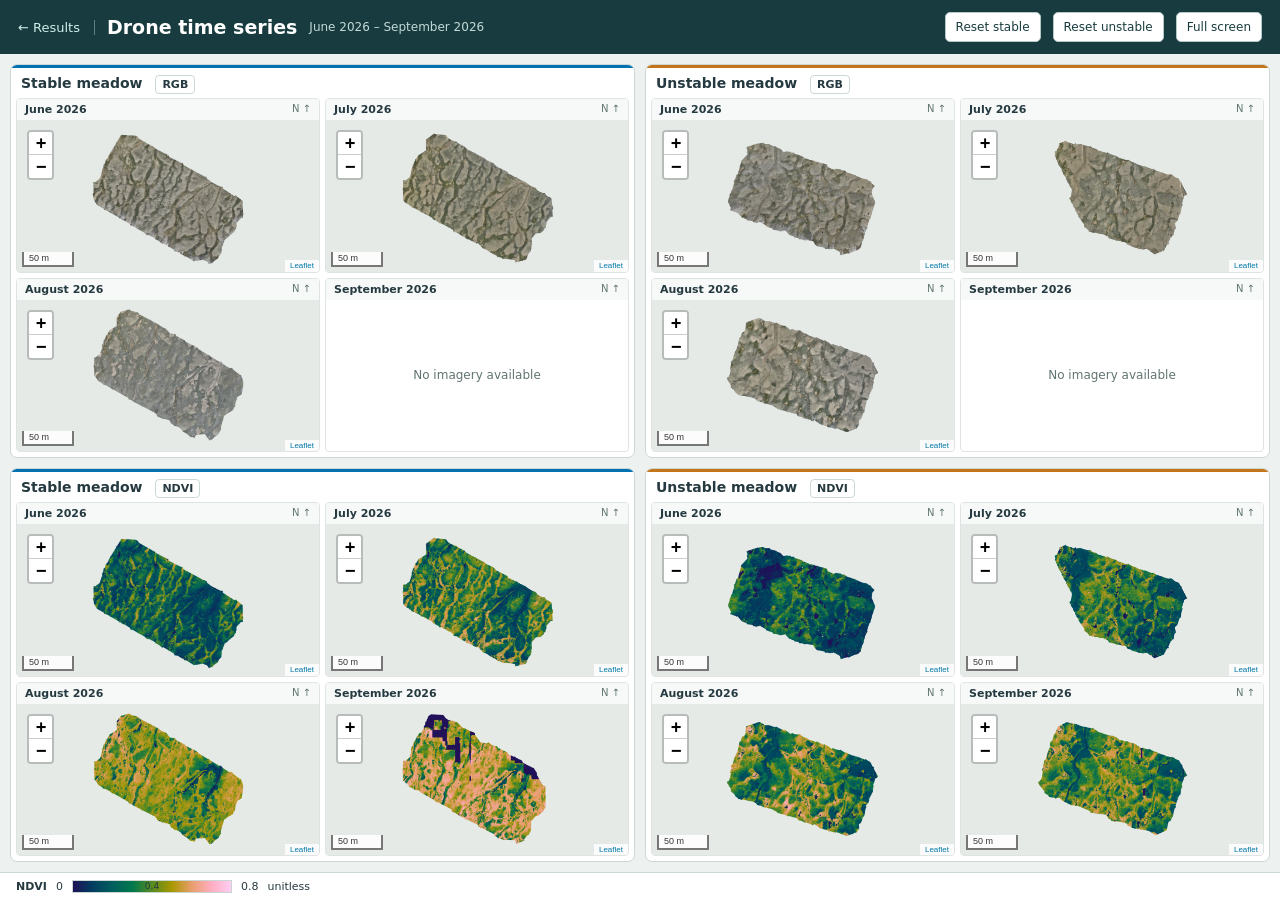
<file: drone-viewer.html>
<!doctype html>
<html lang="en">
<head>
  <meta charset="utf-8">
  <meta name="viewport" content="width=device-width, initial-scale=1">
  <title>Drone time series · REWRITE</title>
  <link rel="stylesheet" href="assets/vendor/leaflet/leaflet.css">
  <link rel="stylesheet" href="assets/drone/viewer.css">
  <script src="assets/vendor/leaflet/leaflet.js" defer></script>
  <script src="assets/drone/viewer.js" defer></script>
</head>
<body>
  <header class="viewer-header">
    <div class="viewer-title"><a href="remote-sensing.html" class="back-link">← Results</a><h1>Drone time series</h1><span id="period-range"></span></div>
    <nav aria-label="Map controls">
      <button type="button" data-reset="stable">Reset stable</button>
      <button type="button" data-reset="unstable">Reset unstable</button>
      <button type="button" id="fullscreen-button">Full screen</button>
    </nav>
  </header>
  <main class="mosaic-layout" aria-label="Drone map mosaics">
    <section class="mosaic stable" data-site="stable" data-kind="RGB" aria-labelledby="stable-rgb-title">
      <header><h2 id="stable-rgb-title">Stable meadow <span>RGB</span></h2></header><div class="map-grid"></div>
    </section>
    <section class="mosaic unstable" data-site="unstable" data-kind="RGB" aria-labelledby="unstable-rgb-title">
      <header><h2 id="unstable-rgb-title">Unstable meadow <span>RGB</span></h2></header><div class="map-grid"></div>
    </section>
    <section class="mosaic stable" data-site="stable" data-kind="NDVI" aria-labelledby="stable-ndvi-title">
      <header><h2 id="stable-ndvi-title">Stable meadow <span>NDVI</span></h2></header><div class="map-grid"></div>
    </section>
    <section class="mosaic unstable" data-site="unstable" data-kind="NDVI" aria-labelledby="unstable-ndvi-title">
      <header><h2 id="unstable-ndvi-title">Unstable meadow <span>NDVI</span></h2></header><div class="map-grid"></div>
    </section>
  </main>
  <footer class="viewer-footer">
    <div class="legend"><strong>NDVI</strong><span>0</span><span class="legend-gradient" aria-label="Batlow NDVI colour scale from zero to 0.8"><i>0.4</i></span><span>0.8</span><span class="legend-unit">unitless</span></div>
    <p id="viewer-status" class="sr-only" role="status">Loading map series…</p>
  </footer>
  <noscript><p class="fatal-error">The drone map series could not be displayed.</p></noscript>
</body>
</html>
</file>
<file: assets/vendor/leaflet/leaflet.css>
/* required styles */

.leaflet-pane,
.leaflet-tile,
.leaflet-marker-icon,
.leaflet-marker-shadow,
.leaflet-tile-container,
.leaflet-pane > svg,
.leaflet-pane > canvas,
.leaflet-zoom-box,
.leaflet-image-layer,
.leaflet-layer {
	position: absolute;
	left: 0;
	top: 0;
	}
.leaflet-container {
	overflow: hidden;
	}
.leaflet-tile,
.leaflet-marker-icon,
.leaflet-marker-shadow {
	-webkit-user-select: none;
	   -moz-user-select: none;
	        user-select: none;
	  -webkit-user-drag: none;
	}
/* Prevents IE11 from highlighting tiles in blue */
.leaflet-tile::selection {
	background: transparent;
}
/* Safari renders non-retina tile on retina better with this, but Chrome is worse */
.leaflet-safari .leaflet-tile {
	image-rendering: -webkit-optimize-contrast;
	}
/* hack that prevents hw layers "stretching" when loading new tiles */
.leaflet-safari .leaflet-tile-container {
	width: 1600px;
	height: 1600px;
	-webkit-transform-origin: 0 0;
	}
.leaflet-marker-icon,
.leaflet-marker-shadow {
	display: block;
	}
/* .leaflet-container svg: reset svg max-width decleration shipped in Joomla! (joomla.org) 3.x */
/* .leaflet-container img: map is broken in FF if you have max-width: 100% on tiles */
.leaflet-container .leaflet-overlay-pane svg {
	max-width: none !important;
	max-height: none !important;
	}
.leaflet-container .leaflet-marker-pane img,
.leaflet-container .leaflet-shadow-pane img,
.leaflet-container .leaflet-tile-pane img,
.leaflet-container img.leaflet-image-layer,
.leaflet-container .leaflet-tile {
	max-width: none !important;
	max-height: none !important;
	width: auto;
	padding: 0;
	}

.leaflet-container img.leaflet-tile {
	/* See: https://bugs.chromium.org/p/chromium/issues/detail?id=600120 */
	mix-blend-mode: plus-lighter;
}

.leaflet-container.leaflet-touch-zoom {
	-ms-touch-action: pan-x pan-y;
	touch-action: pan-x pan-y;
	}
.leaflet-container.leaflet-touch-drag {
	-ms-touch-action: pinch-zoom;
	/* Fallback for FF which doesn't support pinch-zoom */
	touch-action: none;
	touch-action: pinch-zoom;
}
.leaflet-container.leaflet-touch-drag.leaflet-touch-zoom {
	-ms-touch-action: none;
	touch-action: none;
}
.leaflet-container {
	-webkit-tap-highlight-color: transparent;
}
.leaflet-container a {
	-webkit-tap-highlight-color: rgba(51, 181, 229, 0.4);
}
.leaflet-tile {
	filter: inherit;
	visibility: hidden;
	}
.leaflet-tile-loaded {
	visibility: inherit;
	}
.leaflet-zoom-box {
	width: 0;
	height: 0;
	-moz-box-sizing: border-box;
	     box-sizing: border-box;
	z-index: 800;
	}
/* workaround for https://bugzilla.mozilla.org/show_bug.cgi?id=888319 */
.leaflet-overlay-pane svg {
	-moz-user-select: none;
	}

.leaflet-pane         { z-index: 400; }

.leaflet-tile-pane    { z-index: 200; }
.leaflet-overlay-pane { z-index: 400; }
.leaflet-shadow-pane  { z-index: 500; }
.leaflet-marker-pane  { z-index: 600; }
.leaflet-tooltip-pane   { z-index: 650; }
.leaflet-popup-pane   { z-index: 700; }

.leaflet-map-pane canvas { z-index: 100; }
.leaflet-map-pane svg    { z-index: 200; }

.leaflet-vml-shape {
	width: 1px;
	height: 1px;
	}
.lvml {
	behavior: url(#default#VML);
	display: inline-block;
	position: absolute;
	}


/* control positioning */

.leaflet-control {
	position: relative;
	z-index: 800;
	pointer-events: visiblePainted; /* IE 9-10 doesn't have auto */
	pointer-events: auto;
	}
.leaflet-top,
.leaflet-bottom {
	position: absolute;
	z-index: 1000;
	pointer-events: none;
	}
.leaflet-top {
	top: 0;
	}
.leaflet-right {
	right: 0;
	}
.leaflet-bottom {
	bottom: 0;
	}
.leaflet-left {
	left: 0;
	}
.leaflet-control {
	float: left;
	clear: both;
	}
.leaflet-right .leaflet-control {
	float: right;
	}
.leaflet-top .leaflet-control {
	margin-top: 10px;
	}
.leaflet-bottom .leaflet-control {
	margin-bottom: 10px;
	}
.leaflet-left .leaflet-control {
	margin-left: 10px;
	}
.leaflet-right .leaflet-control {
	margin-right: 10px;
	}


/* zoom and fade animations */

.leaflet-fade-anim .leaflet-popup {
	opacity: 0;
	-webkit-transition: opacity 0.2s linear;
	   -moz-transition: opacity 0.2s linear;
	        transition: opacity 0.2s linear;
	}
.leaflet-fade-anim .leaflet-map-pane .leaflet-popup {
	opacity: 1;
	}
.leaflet-zoom-animated {
	-webkit-transform-origin: 0 0;
	    -ms-transform-origin: 0 0;
	        transform-origin: 0 0;
	}
svg.leaflet-zoom-animated {
	will-change: transform;
}

.leaflet-zoom-anim .leaflet-zoom-animated {
	-webkit-transition: -webkit-transform 0.25s cubic-bezier(0,0,0.25,1);
	   -moz-transition:    -moz-transform 0.25s cubic-bezier(0,0,0.25,1);
	        transition:         transform 0.25s cubic-bezier(0,0,0.25,1);
	}
.leaflet-zoom-anim .leaflet-tile,
.leaflet-pan-anim .leaflet-tile {
	-webkit-transition: none;
	   -moz-transition: none;
	        transition: none;
	}

.leaflet-zoom-anim .leaflet-zoom-hide {
	visibility: hidden;
	}


/* cursors */

.leaflet-interactive {
	cursor: pointer;
	}
.leaflet-grab {
	cursor: -webkit-grab;
	cursor:    -moz-grab;
	cursor:         grab;
	}
.leaflet-crosshair,
.leaflet-crosshair .leaflet-interactive {
	cursor: crosshair;
	}
.leaflet-popup-pane,
.leaflet-control {
	cursor: auto;
	}
.leaflet-dragging .leaflet-grab,
.leaflet-dragging .leaflet-grab .leaflet-interactive,
.leaflet-dragging .leaflet-marker-draggable {
	cursor: move;
	cursor: -webkit-grabbing;
	cursor:    -moz-grabbing;
	cursor:         grabbing;
	}

/* marker & overlays interactivity */
.leaflet-marker-icon,
.leaflet-marker-shadow,
.leaflet-image-layer,
.leaflet-pane > svg path,
.leaflet-tile-container {
	pointer-events: none;
	}

.leaflet-marker-icon.leaflet-interactive,
.leaflet-image-layer.leaflet-interactive,
.leaflet-pane > svg path.leaflet-interactive,
svg.leaflet-image-layer.leaflet-interactive path {
	pointer-events: visiblePainted; /* IE 9-10 doesn't have auto */
	pointer-events: auto;
	}

/* visual tweaks */

.leaflet-container {
	background: #ddd;
	outline-offset: 1px;
	}
.leaflet-container a {
	color: #0078A8;
	}
.leaflet-zoom-box {
	border: 2px dotted #38f;
	background: rgba(255,255,255,0.5);
	}


/* general typography */
.leaflet-container {
	font-family: "Helvetica Neue", Arial, Helvetica, sans-serif;
	font-size: 12px;
	font-size: 0.75rem;
	line-height: 1.5;
	}


/* general toolbar styles */

.leaflet-bar {
	box-shadow: 0 1px 5px rgba(0,0,0,0.65);
	border-radius: 4px;
	}
.leaflet-bar a {
	background-color: #fff;
	border-bottom: 1px solid #ccc;
	width: 26px;
	height: 26px;
	line-height: 26px;
	display: block;
	text-align: center;
	text-decoration: none;
	color: black;
	}
.leaflet-bar a,
.leaflet-control-layers-toggle {
	background-position: 50% 50%;
	background-repeat: no-repeat;
	display: block;
	}
.leaflet-bar a:hover,
.leaflet-bar a:focus {
	background-color: #f4f4f4;
	}
.leaflet-bar a:first-child {
	border-top-left-radius: 4px;
	border-top-right-radius: 4px;
	}
.leaflet-bar a:last-child {
	border-bottom-left-radius: 4px;
	border-bottom-right-radius: 4px;
	border-bottom: none;
	}
.leaflet-bar a.leaflet-disabled {
	cursor: default;
	background-color: #f4f4f4;
	color: #bbb;
	}

.leaflet-touch .leaflet-bar a {
	width: 30px;
	height: 30px;
	line-height: 30px;
	}
.leaflet-touch .leaflet-bar a:first-child {
	border-top-left-radius: 2px;
	border-top-right-radius: 2px;
	}
.leaflet-touch .leaflet-bar a:last-child {
	border-bottom-left-radius: 2px;
	border-bottom-right-radius: 2px;
	}

/* zoom control */

.leaflet-control-zoom-in,
.leaflet-control-zoom-out {
	font: bold 18px 'Lucida Console', Monaco, monospace;
	text-indent: 1px;
	}

.leaflet-touch .leaflet-control-zoom-in, .leaflet-touch .leaflet-control-zoom-out  {
	font-size: 22px;
	}


/* layers control */

.leaflet-control-layers {
	box-shadow: 0 1px 5px rgba(0,0,0,0.4);
	background: #fff;
	border-radius: 5px;
	}
.leaflet-control-layers-toggle {
	background-image: url(images/layers.png);
	width: 36px;
	height: 36px;
	}
.leaflet-retina .leaflet-control-layers-toggle {
	background-image: url(images/layers-2x.png);
	background-size: 26px 26px;
	}
.leaflet-touch .leaflet-control-layers-toggle {
	width: 44px;
	height: 44px;
	}
.leaflet-control-layers .leaflet-control-layers-list,
.leaflet-control-layers-expanded .leaflet-control-layers-toggle {
	display: none;
	}
.leaflet-control-layers-expanded .leaflet-control-layers-list {
	display: block;
	position: relative;
	}
.leaflet-control-layers-expanded {
	padding: 6px 10px 6px 6px;
	color: #333;
	background: #fff;
	}
.leaflet-control-layers-scrollbar {
	overflow-y: scroll;
	overflow-x: hidden;
	padding-right: 5px;
	}
.leaflet-control-layers-selector {
	margin-top: 2px;
	position: relative;
	top: 1px;
	}
.leaflet-control-layers label {
	display: block;
	font-size: 13px;
	font-size: 1.08333em;
	}
.leaflet-control-layers-separator {
	height: 0;
	border-top: 1px solid #ddd;
	margin: 5px -10px 5px -6px;
	}

/* Default icon URLs */
.leaflet-default-icon-path { /* used only in path-guessing heuristic, see L.Icon.Default */
	background-image: url(images/marker-icon.png);
	}


/* attribution and scale controls */

.leaflet-container .leaflet-control-attribution {
	background: #fff;
	background: rgba(255, 255, 255, 0.8);
	margin: 0;
	}
.leaflet-control-attribution,
.leaflet-control-scale-line {
	padding: 0 5px;
	color: #333;
	line-height: 1.4;
	}
.leaflet-control-attribution a {
	text-decoration: none;
	}
.leaflet-control-attribution a:hover,
.leaflet-control-attribution a:focus {
	text-decoration: underline;
	}
.leaflet-attribution-flag {
	display: inline !important;
	vertical-align: baseline !important;
	width: 1em;
	height: 0.6669em;
	}
.leaflet-left .leaflet-control-scale {
	margin-left: 5px;
	}
.leaflet-bottom .leaflet-control-scale {
	margin-bottom: 5px;
	}
.leaflet-control-scale-line {
	border: 2px solid #777;
	border-top: none;
	line-height: 1.1;
	padding: 2px 5px 1px;
	white-space: nowrap;
	-moz-box-sizing: border-box;
	     box-sizing: border-box;
	background: rgba(255, 255, 255, 0.8);
	text-shadow: 1px 1px #fff;
	}
.leaflet-control-scale-line:not(:first-child) {
	border-top: 2px solid #777;
	border-bottom: none;
	margin-top: -2px;
	}
.leaflet-control-scale-line:not(:first-child):not(:last-child) {
	border-bottom: 2px solid #777;
	}

.leaflet-touch .leaflet-control-attribution,
.leaflet-touch .leaflet-control-layers,
.leaflet-touch .leaflet-bar {
	box-shadow: none;
	}
.leaflet-touch .leaflet-control-layers,
.leaflet-touch .leaflet-bar {
	border: 2px solid rgba(0,0,0,0.2);
	background-clip: padding-box;
	}


/* popup */

.leaflet-popup {
	position: absolute;
	text-align: center;
	margin-bottom: 20px;
	}
.leaflet-popup-content-wrapper {
	padding: 1px;
	text-align: left;
	border-radius: 12px;
	}
.leaflet-popup-content {
	margin: 13px 24px 13px 20px;
	line-height: 1.3;
	font-size: 13px;
	font-size: 1.08333em;
	min-height: 1px;
	}
.leaflet-popup-content p {
	margin: 17px 0;
	margin: 1.3em 0;
	}
.leaflet-popup-tip-container {
	width: 40px;
	height: 20px;
	position: absolute;
	left: 50%;
	margin-top: -1px;
	margin-left: -20px;
	overflow: hidden;
	pointer-events: none;
	}
.leaflet-popup-tip {
	width: 17px;
	height: 17px;
	padding: 1px;

	margin: -10px auto 0;
	pointer-events: auto;

	-webkit-transform: rotate(45deg);
	   -moz-transform: rotate(45deg);
	    -ms-transform: rotate(45deg);
	        transform: rotate(45deg);
	}
.leaflet-popup-content-wrapper,
.leaflet-popup-tip {
	background: white;
	color: #333;
	box-shadow: 0 3px 14px rgba(0,0,0,0.4);
	}
.leaflet-container a.leaflet-popup-close-button {
	position: absolute;
	top: 0;
	right: 0;
	border: none;
	text-align: center;
	width: 24px;
	height: 24px;
	font: 16px/24px Tahoma, Verdana, sans-serif;
	color: #757575;
	text-decoration: none;
	background: transparent;
	}
.leaflet-container a.leaflet-popup-close-button:hover,
.leaflet-container a.leaflet-popup-close-button:focus {
	color: #585858;
	}
.leaflet-popup-scrolled {
	overflow: auto;
	}

.leaflet-oldie .leaflet-popup-content-wrapper {
	-ms-zoom: 1;
	}
.leaflet-oldie .leaflet-popup-tip {
	width: 24px;
	margin: 0 auto;

	-ms-filter: "progid:DXImageTransform.Microsoft.Matrix(M11=0.70710678, M12=0.70710678, M21=-0.70710678, M22=0.70710678)";
	filter: progid:DXImageTransform.Microsoft.Matrix(M11=0.70710678, M12=0.70710678, M21=-0.70710678, M22=0.70710678);
	}

.leaflet-oldie .leaflet-control-zoom,
.leaflet-oldie .leaflet-control-layers,
.leaflet-oldie .leaflet-popup-content-wrapper,
.leaflet-oldie .leaflet-popup-tip {
	border: 1px solid #999;
	}


/* div icon */

.leaflet-div-icon {
	background: #fff;
	border: 1px solid #666;
	}


/* Tooltip */
/* Base styles for the element that has a tooltip */
.leaflet-tooltip {
	position: absolute;
	padding: 6px;
	background-color: #fff;
	border: 1px solid #fff;
	border-radius: 3px;
	color: #222;
	white-space: nowrap;
	-webkit-user-select: none;
	-moz-user-select: none;
	-ms-user-select: none;
	user-select: none;
	pointer-events: none;
	box-shadow: 0 1px 3px rgba(0,0,0,0.4);
	}
.leaflet-tooltip.leaflet-interactive {
	cursor: pointer;
	pointer-events: auto;
	}
.leaflet-tooltip-top:before,
.leaflet-tooltip-bottom:before,
.leaflet-tooltip-left:before,
.leaflet-tooltip-right:before {
	position: absolute;
	pointer-events: none;
	border: 6px solid transparent;
	background: transparent;
	content: "";
	}

/* Directions */

.leaflet-tooltip-bottom {
	margin-top: 6px;
}
.leaflet-tooltip-top {
	margin-top: -6px;
}
.leaflet-tooltip-bottom:before,
.leaflet-tooltip-top:before {
	left: 50%;
	margin-left: -6px;
	}
.leaflet-tooltip-top:before {
	bottom: 0;
	margin-bottom: -12px;
	border-top-color: #fff;
	}
.leaflet-tooltip-bottom:before {
	top: 0;
	margin-top: -12px;
	margin-left: -6px;
	border-bottom-color: #fff;
	}
.leaflet-tooltip-left {
	margin-left: -6px;
}
.leaflet-tooltip-right {
	margin-left: 6px;
}
.leaflet-tooltip-left:before,
.leaflet-tooltip-right:before {
	top: 50%;
	margin-top: -6px;
	}
.leaflet-tooltip-left:before {
	right: 0;
	margin-right: -12px;
	border-left-color: #fff;
	}
.leaflet-tooltip-right:before {
	left: 0;
	margin-left: -12px;
	border-right-color: #fff;
	}

/* Printing */

@media print {
	/* Prevent printers from removing background-images of controls. */
	.leaflet-control {
		-webkit-print-color-adjust: exact;
		print-color-adjust: exact;
		}
	}
</file>
<file: assets/drone/viewer.css>
:root { color-scheme: light; font-family: system-ui, -apple-system, "Segoe UI", sans-serif; color: #253a40; background: #edf1f0; }
* { box-sizing: border-box; }
body { margin: 0; height: 100vh; height: 100dvh; display: flex; flex-direction: column; }
.viewer-header { display: flex; align-items: center; justify-content: space-between; gap: 12px; padding: 12px 18px; background: #173b3e; color: #fff; }
.viewer-title, nav { display: flex; align-items: center; gap: 12px; flex-wrap: wrap; }
h1 { font-size: 19px; margin: 0; font-weight: 650; }
.back-link { color: #d2eeeb; text-decoration: none; font-size: 13px; border-right: 1px solid #608083; padding-right: 14px; }
#period-range { font-size: 12px; color: #c3dad8; }
button { font: inherit; font-size: 12px; cursor: pointer; border: 1px solid #b4c8c7; background: #fff; color: #173b3e; border-radius: 5px; padding: 7px 10px; }
button:hover { background: #e6f1ef; }
button:focus-visible, a:focus-visible { outline: 3px solid #e5ba56; outline-offset: 3px; }
.mosaic-layout { flex: 1; min-height: 0; display: grid; grid-template-columns: repeat(2, minmax(0, 1fr)); grid-template-rows: repeat(2, minmax(0, 1fr)); gap: 10px; padding: 10px; }
.mosaic { display: flex; flex-direction: column; min-width: 0; min-height: 0; border: 1px solid #ccd8d6; border-radius: 7px; background: white; overflow: hidden; }
.mosaic > header { padding: 7px 10px; display: flex; align-items: center; justify-content: space-between; border-top: 3px solid #0072b2; gap: 8px; }
.mosaic.unstable > header { border-top-color: #c3751b; }
h2 { font-size: 14px; margin: 0; font-weight: 650; }
h2 span { font-size: 11px; margin-left: 8px; border: 1px solid #ccd8d6; padding: 2px 6px; border-radius: 4px; }
.map-grid { flex: 1; min-height: 0; display: grid; grid-template-columns: repeat(2, minmax(0, 1fr)); grid-auto-rows: minmax(0, 1fr); gap: 5px; padding: 0 5px 5px; overflow: auto; }
.map-card { display: flex; flex-direction: column; position: relative; min-height: 100px; min-width: 0; border: 1px solid #dde4e2; border-radius: 4px; overflow: hidden; }
.map-card h3 { font-size: 11px; font-weight: 600; margin: 0; padding: 4px 8px; background: #f7f9f8; display: flex; justify-content: space-between; }
.north { font-size: 10px; font-weight: 400; color: #617671; }
.drone-map { flex: 1; min-height: 65px; background: #e5eae7; }
.map-card .leaflet-control-zoom a { width: 23px; height: 23px; line-height: 23px; font-size: 17px; }
.leaflet-control-scale-line { font-size: 9px; background: #ffffffd9; }
.leaflet-control-attribution { font-size: 8px !important; }
.map-message { position: absolute; inset: auto 8px 22px; z-index: 500; padding: 6px 9px; background: #fffffff0; border-radius: 4px; font-size: 11px; pointer-events: none; }
.map-message[hidden] { display: none; }
.missing-map { display: grid; place-content: center; flex: 1; font-size: 12px; color: #607572; }
.viewer-footer { display: flex; justify-content: space-between; align-items: center; gap: 10px; padding: 7px 16px; background: #fff; border-top: 1px solid #ccd8d6; font-size: 11px; }
.viewer-footer p { margin: 0; }
.legend { display: flex; align-items: center; gap: 9px; }
.legend-gradient { display: inline-block; position: relative; width: 160px; height: 13px; background: linear-gradient(to right, #201158 0%, #003E5F 12.5%, #005E5E 25%, #00784C 37.5%, #578B21 50%, #A89800 62.5%, #E89E6B 75%, #FFADC1 87.5%, #FFCEF4 100%); border: 1px solid #cad4d0; }
.legend-gradient i { position: absolute; left: 50%; top: 0; transform: translateX(-50%); font-size: 9px; color: #253a40; font-style: normal; }
.sr-only { position: absolute !important; width: 1px !important; height: 1px !important; padding: 0 !important; margin: -1px !important; overflow: hidden !important; clip: rect(0, 0, 0, 0) !important; white-space: nowrap !important; border: 0 !important; }
.fatal-error { margin: 15px; padding: 15px; background: #fff4e8; color: #713e0a; }
@media (max-height: 680px) and (min-width: 701px) { .mosaic-layout { min-height: 510px; } body { height: auto; min-height: 100dvh; } }
@media (max-width: 1050px) { .viewer-header { flex-wrap: wrap; padding: 8px 12px; } .viewer-header nav { gap: 6px; } .legend-unit { display: none; } }
@media (max-width: 700px) { body { height: auto; min-height: 100dvh; } .mosaic-layout { grid-template-columns: 1fr; grid-template-rows: none; } .mosaic { height: 490px; } .viewer-footer { flex-wrap: wrap; } }
</file>
